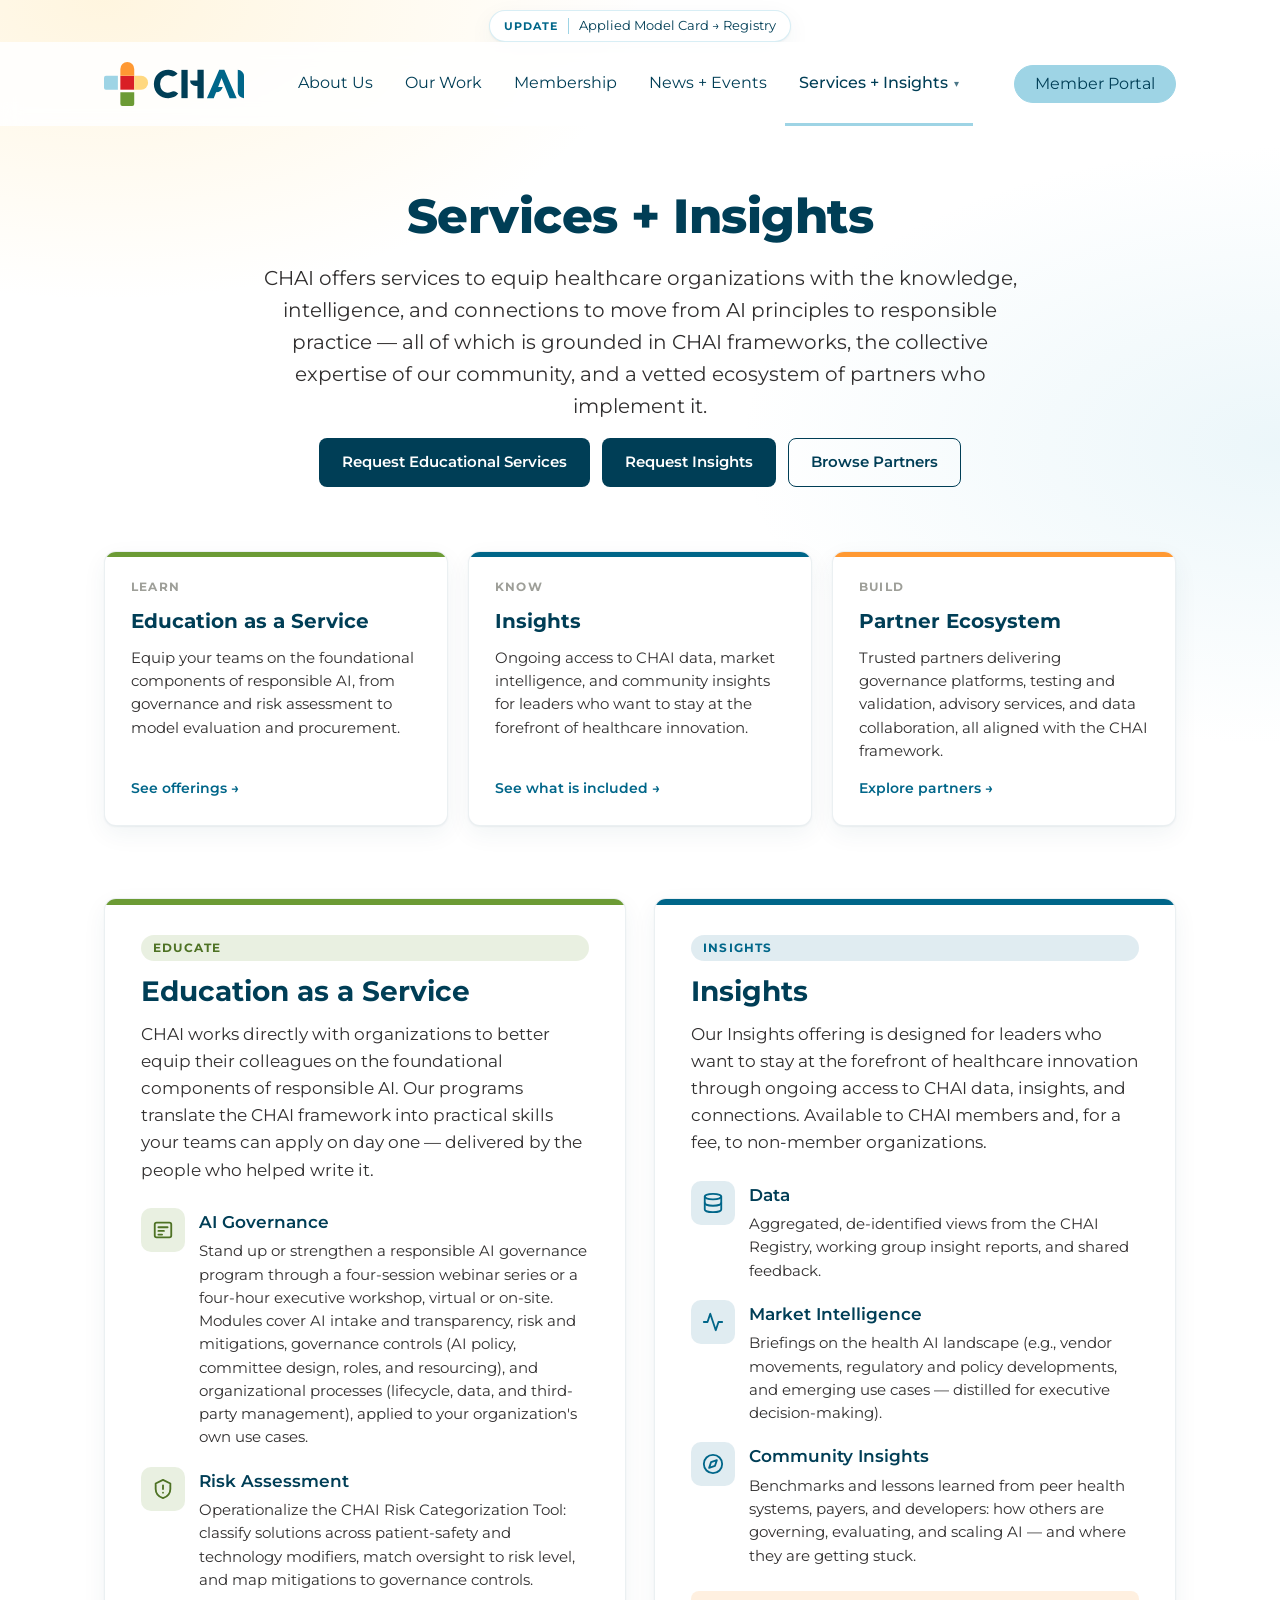
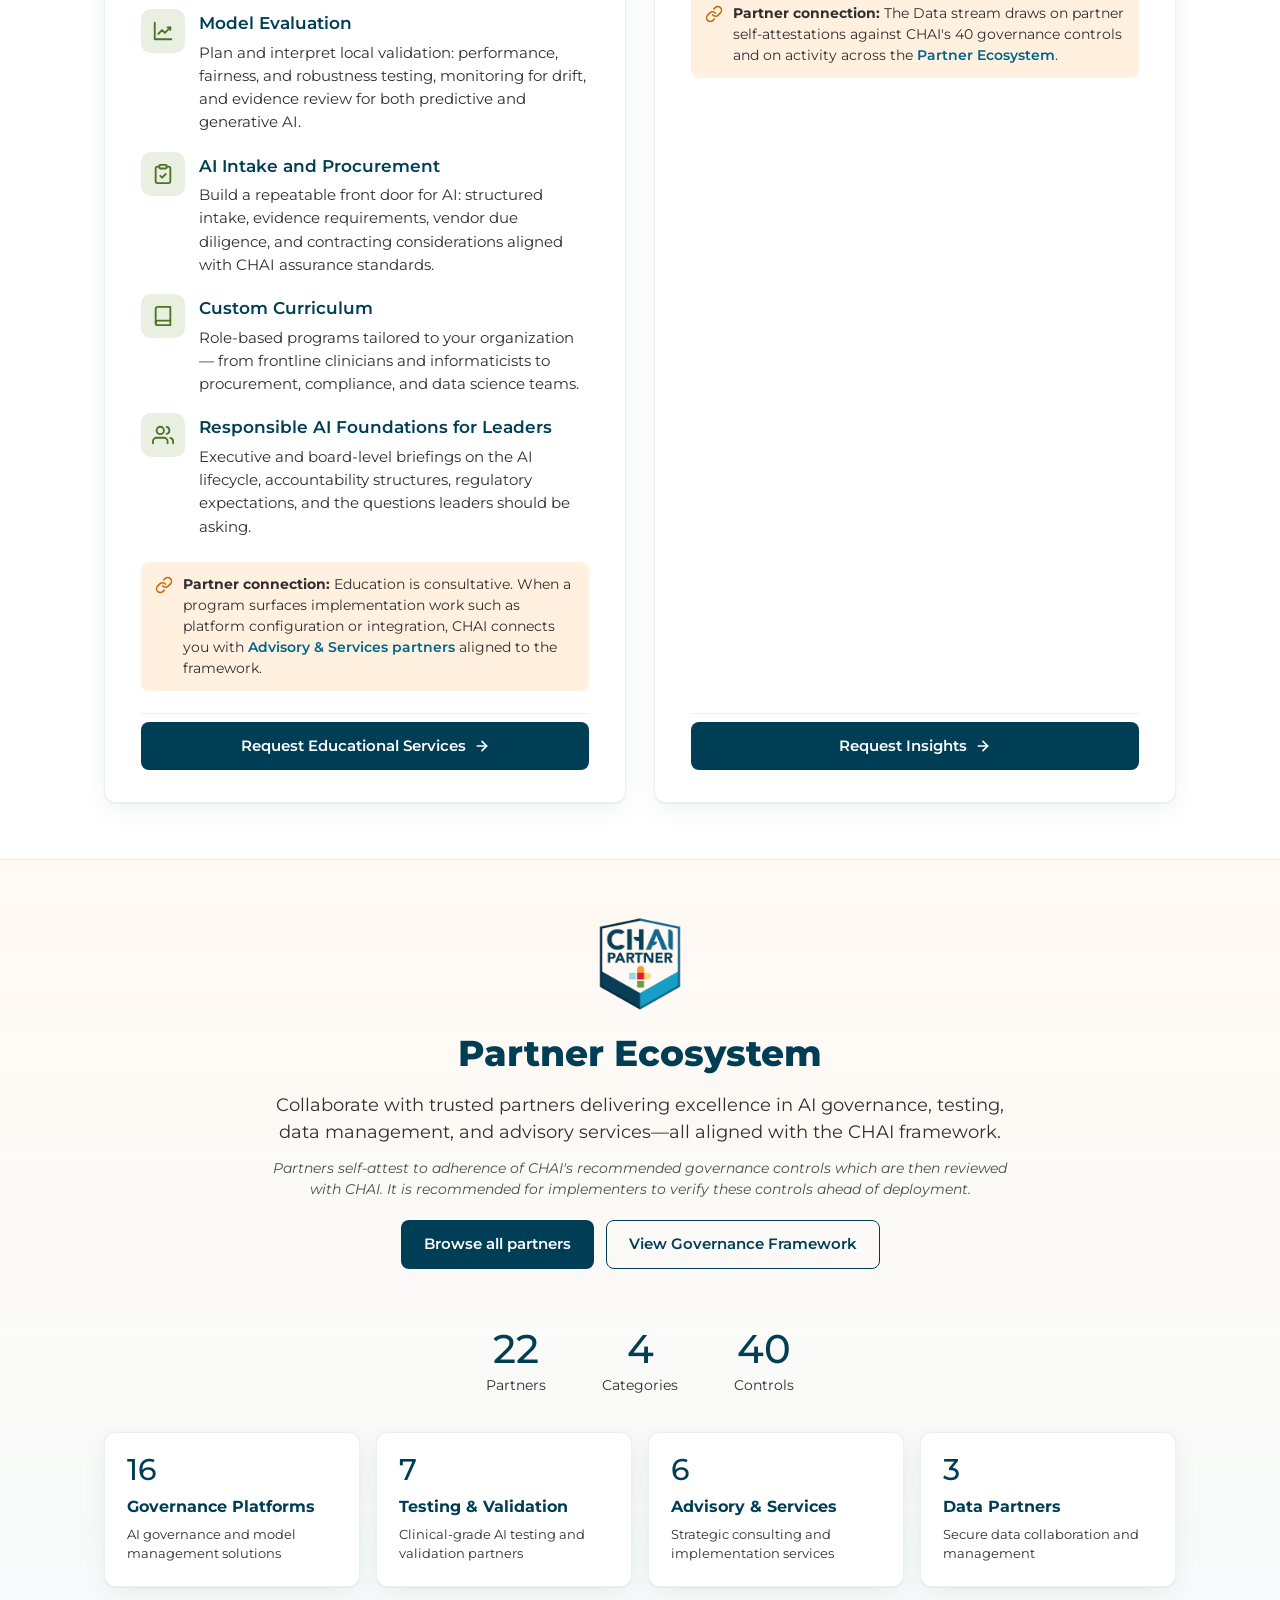
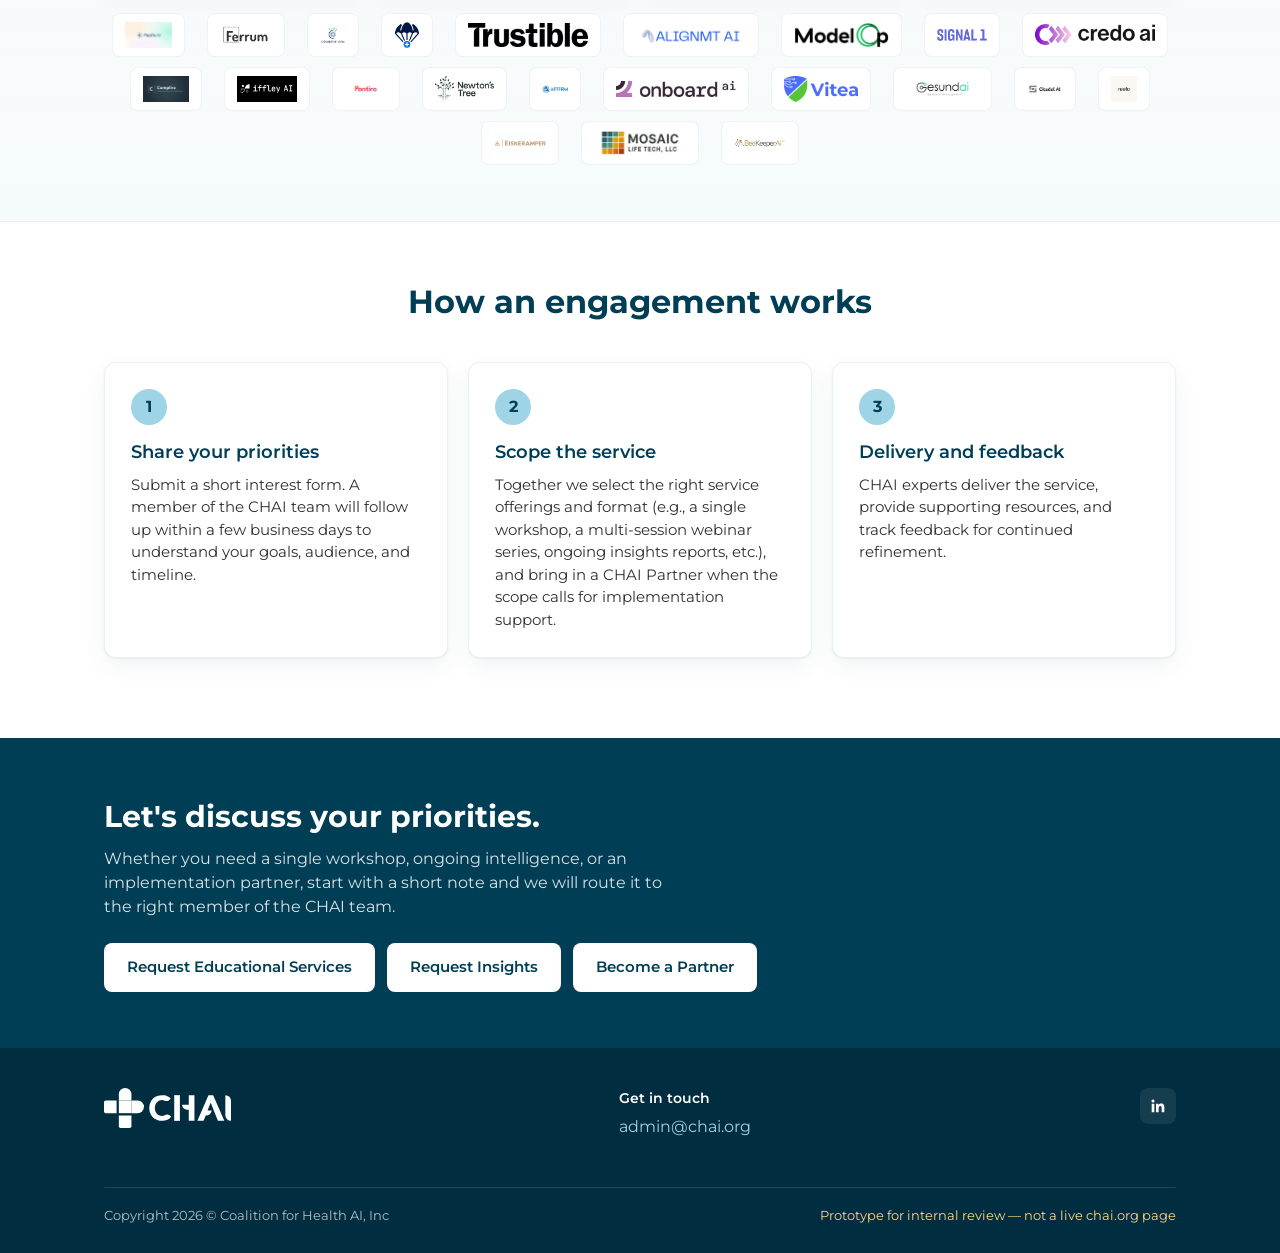
<file: index.html>
<!doctype html>
<html lang="en">
<head>
  <meta charset="utf-8">
  <meta name="viewport" content="width=device-width, initial-scale=1">
  <title>Services + Insights | CHAI</title>
  <meta name="description" content="CHAI Services + Insights: Education as a Service, Insights, and the CHAI Partner Ecosystem for healthcare organizations building responsible AI programs.">
  <link rel="icon" href="logo.svg" type="image/svg+xml">
  <link rel="preconnect" href="https://fonts.googleapis.com">
  <link rel="preconnect" href="https://fonts.gstatic.com" crossorigin>
  <link href="https://fonts.googleapis.com/css2?family=Montserrat:wght@400;500;600;700;800&display=swap" rel="stylesheet">
  <link rel="stylesheet" href="styles.css">
</head>
<body>

  <div class="announce">
    <a class="announce__pill" href="https://www.chai.org" target="_blank" rel="noopener"><span class="announce__tag">Update</span> Applied Model Card → Registry</a>
  </div>

  <header class="header">
    <div class="container nav">
      <a class="nav__logo" href="https://www.chai.org" aria-label="Coalition for Health AI home"><img src="logo.svg" alt="CHAI"></a>
      <nav aria-label="Primary">
        <ul class="nav__links" id="navLinks">
          <li><a href="https://www.chai.org/about-us">About Us</a></li>
          <li><a href="https://www.chai.org/our-work">Our Work</a></li>
          <li><a href="https://www.chai.org/membership">Membership</a></li>
          <li><a href="https://www.chai.org/news-events">News + Events</a></li>
          <li class="nav__item">
            <a href="index.html" class="is-active" aria-current="page" aria-haspopup="true">Services + Insights<span class="nav__caret" aria-hidden="true">&#9662;</span></a>
            <ul class="nav__menu" aria-label="Services + Insights">
              <li><a href="index.html#education" class="">Education as a Service</a></li>
              <li><a href="index.html#insights" class="">Insights</a></li>
              <li><a href="partners.html" class="">Partner Ecosystem</a></li>
            </ul>
          </li>
        </ul>
      </nav>
      <div class="nav__right">
        <a class="btn btn--pill" href="https://www.chai.org/member-portal">Member Portal</a>
        <button class="nav__toggle" id="navToggle" aria-expanded="false" aria-controls="navLinks">Menu</button>
      </div>
    </div>
  </header>

  <main>
    <!-- Hero -->
    <section class="hero container">
      <h1>Services + Insights</h1>
      <p class="hero__lead">CHAI offers services to equip healthcare organizations with the knowledge, intelligence, and connections to move from AI principles to responsible practice — all of which is grounded in CHAI frameworks, the collective expertise of our community, and a vetted ecosystem of partners who implement it.</p>
      <div class="hero__actions">
        <a class="btn btn--primary" href="request.html?service=education">Request Educational Services</a>
        <a class="btn btn--primary" href="request.html?service=insights">Request Insights</a>
        <a class="btn btn--outline" href="partners.html">Browse Partners</a>
      </div>
    </section>

    <!-- Three doors -->
    <section class="section" style="padding-top:24px">
      <div class="container">
        <div class="doors">
          <a class="door door--educate" href="#education">
            <span class="door__kicker">Learn</span>
            <h3>Education as a Service</h3>
            <p>Equip your teams on the foundational components of responsible AI, from governance and risk assessment to model evaluation and procurement.</p>
            <span class="door__link">See offerings &rarr;</span>
          </a>
          <a class="door door--insights" href="#insights">
            <span class="door__kicker">Know</span>
            <h3>Insights</h3>
            <p>Ongoing access to CHAI data, market intelligence, and community insights for leaders who want to stay at the forefront of healthcare innovation.</p>
            <span class="door__link">See what is included &rarr;</span>
          </a>
          <a class="door door--partners" href="#partners">
            <span class="door__kicker">Build</span>
            <h3>Partner Ecosystem</h3>
            <p>Trusted partners delivering governance platforms, testing and validation, advisory services, and data collaboration, all aligned with the CHAI framework.</p>
            <span class="door__link">Explore partners &rarr;</span>
          </a>
        </div>
      </div>
    </section>

    <!-- Two-column offerings -->
    <section class="section" style="padding-top:16px">
      <div class="container">
        <div class="offer-grid">

          <!-- LEFT: Education as a Service -->
          <article class="offer offer--educate" id="education">
            <span class="eyebrow eyebrow--educate">Educate</span>
            <h2>Education as a Service</h2>
            <p class="offer__intro">CHAI works directly with organizations to better equip their colleagues on the foundational components of responsible AI. Our programs translate the CHAI framework into practical skills your teams can apply on day one — delivered by the people who helped write it.</p>

            <ul class="offer__list">
              <li class="offer__item">
                <div class="offer__icon" aria-hidden="true">
                  <svg viewBox="0 0 24 24" fill="none" stroke="currentColor" stroke-width="2" stroke-linecap="round" stroke-linejoin="round"><rect x="3" y="4" width="18" height="16" rx="2"/><path d="M7 9h10"/><path d="M7 13h6"/><path d="M7 17h4"/></svg>
                </div>
                <div>
                  <h3>AI Governance</h3>
                  <p>Stand up or strengthen a responsible AI governance program through a four-session webinar series or a four-hour executive workshop, virtual or on-site. Modules cover AI intake and transparency, risk and mitigations, governance controls (AI policy, committee design, roles, and resourcing), and organizational processes (lifecycle, data, and third-party management), applied to your organization's own use cases.</p>
                </div>
              </li>
              <li class="offer__item">
                <div class="offer__icon" aria-hidden="true">
                  <svg viewBox="0 0 24 24" fill="none" stroke="currentColor" stroke-width="2" stroke-linecap="round" stroke-linejoin="round"><path d="M12 2l8 4v6c0 5-3.5 8.5-8 10-4.5-1.5-8-5-8-10V6l8-4z"/><path d="M12 8v4"/><path d="M12 16h.01"/></svg>
                </div>
                <div>
                  <h3>Risk Assessment</h3>
                  <p>Operationalize the CHAI Risk Categorization Tool: classify solutions across patient-safety and technology modifiers, match oversight to risk level, and map mitigations to governance controls.</p>
                </div>
              </li>
              <li class="offer__item">
                <div class="offer__icon" aria-hidden="true">
                  <svg viewBox="0 0 24 24" fill="none" stroke="currentColor" stroke-width="2" stroke-linecap="round" stroke-linejoin="round"><path d="M3 3v18h18"/><path d="M7 15l4-4 3 3 6-6"/><path d="M17 8h3v3"/></svg>
                </div>
                <div>
                  <h3>Model Evaluation</h3>
                  <p>Plan and interpret local validation: performance, fairness, and robustness testing, monitoring for drift, and evidence review for both predictive and generative AI.</p>
                </div>
              </li>
              <li class="offer__item">
                <div class="offer__icon" aria-hidden="true">
                  <svg viewBox="0 0 24 24" fill="none" stroke="currentColor" stroke-width="2" stroke-linecap="round" stroke-linejoin="round"><rect x="8" y="2" width="8" height="4" rx="1"/><path d="M16 4h2a2 2 0 0 1 2 2v14a2 2 0 0 1-2 2H6a2 2 0 0 1-2-2V6a2 2 0 0 1 2-2h2"/><path d="M9 14l2 2 4-4"/></svg>
                </div>
                <div>
                  <h3>AI Intake and Procurement</h3>
                  <p>Build a repeatable front door for AI: structured intake, evidence requirements, vendor due diligence, and contracting considerations aligned with CHAI assurance standards.</p>
                </div>
              </li>
              <li class="offer__item">
                <div class="offer__icon" aria-hidden="true">
                  <svg viewBox="0 0 24 24" fill="none" stroke="currentColor" stroke-width="2" stroke-linecap="round" stroke-linejoin="round"><path d="M4 19.5A2.5 2.5 0 0 1 6.5 17H20"/><path d="M6.5 2H20v20H6.5A2.5 2.5 0 0 1 4 19.5v-15A2.5 2.5 0 0 1 6.5 2z"/></svg>
                </div>
                <div>
                  <h3>Custom Curriculum</h3>
                  <p>Role-based programs tailored to your organization — from frontline clinicians and informaticists to procurement, compliance, and data science teams.</p>
                </div>
              </li>
              <li class="offer__item">
                <div class="offer__icon" aria-hidden="true">
                  <svg viewBox="0 0 24 24" fill="none" stroke="currentColor" stroke-width="2" stroke-linecap="round" stroke-linejoin="round"><path d="M17 21v-2a4 4 0 0 0-4-4H5a4 4 0 0 0-4 4v2"/><circle cx="9" cy="7" r="4"/><path d="M23 21v-2a4 4 0 0 0-3-3.87"/><path d="M16 3.13a4 4 0 0 1 0 7.75"/></svg>
                </div>
                <div>
                  <h3>Responsible AI Foundations for Leaders</h3>
                  <p>Executive and board-level briefings on the AI lifecycle, accountability structures, regulatory expectations, and the questions leaders should be asking.</p>
                </div>
              </li>
</ul>

            <p class="offer__partner"><svg viewBox="0 0 24 24" fill="none" stroke="currentColor" stroke-width="2" stroke-linecap="round" stroke-linejoin="round" aria-hidden="true"><path d="M10 13a5 5 0 0 0 7.54.54l3-3a5 5 0 0 0-7.07-7.07l-1.72 1.71"/><path d="M14 11a5 5 0 0 0-7.54-.54l-3 3a5 5 0 0 0 7.07 7.07l1.71-1.71"/></svg><span><strong>Partner connection:</strong> Education is consultative. When a program surfaces implementation work such as platform configuration or integration, CHAI connects you with <a href="partners.html#adv">Advisory &amp; Services partners</a> aligned to the framework.</span></p>
            <div class="offer__cta">
              <a class="btn btn--primary btn--block" href="request.html?service=education">Request Educational Services
                <svg viewBox="0 0 24 24" fill="none" stroke="currentColor" stroke-width="2.5" stroke-linecap="round" stroke-linejoin="round" aria-hidden="true"><path d="M5 12h14"/><path d="M12 5l7 7-7 7"/></svg>
              </a>
            </div>
          </article>

          <!-- RIGHT: Insights -->
          <article class="offer offer--insights" id="insights">
            <span class="eyebrow eyebrow--insights">Insights</span>
            <h2>Insights</h2>
            <p class="offer__intro">Our Insights offering is designed for leaders who want to stay at the forefront of healthcare innovation through ongoing access to CHAI data, insights, and connections. Available to CHAI members and, for a fee, to non-member organizations.</p>

            <ul class="offer__list">
              <li class="offer__item">
                <div class="offer__icon" aria-hidden="true">
                  <svg viewBox="0 0 24 24" fill="none" stroke="currentColor" stroke-width="2" stroke-linecap="round" stroke-linejoin="round"><ellipse cx="12" cy="5" rx="9" ry="3"/><path d="M21 12c0 1.66-4 3-9 3s-9-1.34-9-3"/><path d="M3 5v14c0 1.66 4 3 9 3s9-1.34 9-3V5"/></svg>
                </div>
                <div>
                  <h3>Data</h3>
                  <p>Aggregated, de-identified views from the CHAI Registry, working group insight reports, and shared feedback.</p>
                </div>
              </li>
              <li class="offer__item">
                <div class="offer__icon" aria-hidden="true">
                  <svg viewBox="0 0 24 24" fill="none" stroke="currentColor" stroke-width="2" stroke-linecap="round" stroke-linejoin="round"><path d="M22 12h-4l-3 9L9 3l-3 9H2"/></svg>
                </div>
                <div>
                  <h3>Market Intelligence</h3>
                  <p>Briefings on the health AI landscape (e.g., vendor movements, regulatory and policy developments, and emerging use cases — distilled for executive decision-making).</p>
                </div>
              </li>
              <li class="offer__item">
                <div class="offer__icon" aria-hidden="true">
                  <svg viewBox="0 0 24 24" fill="none" stroke="currentColor" stroke-width="2" stroke-linecap="round" stroke-linejoin="round"><circle cx="12" cy="12" r="10"/><path d="M16.2 7.8l-2.1 6.3-6.3 2.1 2.1-6.3z"/></svg>
                </div>
                <div>
                  <h3>Community Insights</h3>
                  <p>Benchmarks and lessons learned from peer health systems, payers, and developers: how others are governing, evaluating, and scaling AI — and where they are getting stuck.</p>
                </div>
              </li>
            </ul>

            <p class="offer__partner"><svg viewBox="0 0 24 24" fill="none" stroke="currentColor" stroke-width="2" stroke-linecap="round" stroke-linejoin="round" aria-hidden="true"><path d="M10 13a5 5 0 0 0 7.54.54l3-3a5 5 0 0 0-7.07-7.07l-1.72 1.71"/><path d="M14 11a5 5 0 0 0-7.54-.54l-3 3a5 5 0 0 0 7.07 7.07l1.71-1.71"/></svg><span><strong>Partner connection:</strong> The Data stream draws on partner self-attestations against CHAI's 40 governance controls and on activity across the <a href="partners.html">Partner Ecosystem</a>.</span></p>
            <div class="offer__cta">
              <a class="btn btn--primary btn--block" href="request.html?service=insights">Request Insights
                <svg viewBox="0 0 24 24" fill="none" stroke="currentColor" stroke-width="2.5" stroke-linecap="round" stroke-linejoin="round" aria-hidden="true"><path d="M5 12h14"/><path d="M12 5l7 7-7 7"/></svg>
              </a>
            </div>
          </article>

        </div>
      </div>
    </section>

    <!-- Partner Ecosystem -->
    <section class="section eco" id="partners">
      <div class="container">
        <div class="eco__head">
          <img class="eco__badge" src="partners/chai-partner-badge.png" alt="CHAI Partner">
          <h2>Partner Ecosystem</h2>
          <p class="lead">Collaborate with trusted partners delivering excellence in AI governance, testing, data management, and advisory services—all aligned with the CHAI framework.</p>
          <p class="eco__disclaimer">Partners self-attest to adherence of CHAI's recommended governance controls which are then reviewed with CHAI. It is recommended for implementers to verify these controls ahead of deployment.</p>
          <div class="eco__actions">
            <a class="btn btn--primary" href="partners.html">Browse all partners</a>
            <a class="btn btn--outline" href="https://www.chai.org/our-work" target="_blank" rel="noopener">View Governance Framework</a>
          </div>
        </div>
        <div class="stats" aria-label="Partner ecosystem at a glance">
          <div class="stat"><div class="stat__num" id="statPartners">22</div><div class="stat__label">Partners</div></div>
          <div class="stat"><div class="stat__num">4</div><div class="stat__label">Categories</div></div>
          <div class="stat"><div class="stat__num">40</div><div class="stat__label">Controls</div></div>
        </div>
        <div class="cats" id="catTiles"></div>
        <ul class="eco__logos" id="ecoLogos" aria-label="CHAI Partners"></ul>
      </div>
    </section>

    <section class="section">
      <div class="container">
        <div class="section__head">
          <h2>How an engagement works</h2>
        </div>
        <div class="steps">
          <div class="step">
            <div class="step__num">1</div>
            <h3>Share your priorities</h3>
            <p>Submit a short interest form. A member of the CHAI team will follow up within a few business days to understand your goals, audience, and timeline.</p>
          </div>
          <div class="step">
            <div class="step__num">2</div>
            <h3>Scope the service</h3>
            <p>Together we select the right service offerings and format (e.g., a single workshop, a multi-session webinar series, ongoing insights reports, etc.), and bring in a CHAI Partner when the scope calls for implementation support.</p>
          </div>
          <div class="step">
            <div class="step__num">3</div>
            <h3>Delivery and feedback</h3>
            <p>CHAI experts deliver the service, provide supporting resources, and track feedback for continued refinement.</p>
          </div>
        </div>
      </div>
    </section>

    <!-- Contact band -->
    <section class="band">
      <div class="container">
        <div>
          <h2>Let's discuss your priorities.</h2>
          <p>Whether you need a single workshop, ongoing intelligence, or an implementation partner, start with a short note and we will route it to the right member of the CHAI team.</p>
        </div>
        <div class="band__actions">
          <a class="btn btn--light" href="request.html?service=education">Request Educational Services</a>
          <a class="btn btn--light" href="request.html?service=insights">Request Insights</a>
          <a class="btn btn--light" href="request.html?service=partner-join">Become a Partner</a>
        </div>
      </div>
    </section>
  </main>

  <footer class="footer">
    <div class="container">
      <div class="footer__logo"><img src="logo.svg" alt="Coalition for Health AI"></div>
      <div>
        <h4>Get in touch</h4>
        <a href="mailto:admin@chai.org">admin@chai.org</a>
      </div>
      <div class="footer__social">
        <a href="https://www.linkedin.com/company/coalition-for-health-ai" target="_blank" rel="noopener" aria-label="CHAI on LinkedIn">
          <svg viewBox="0 0 24 24" fill="currentColor" aria-hidden="true"><path d="M20.45 20.45h-3.55v-5.57c0-1.33-.03-3.04-1.85-3.04-1.85 0-2.14 1.45-2.14 2.94v5.67H9.36V9h3.41v1.56h.05c.47-.9 1.63-1.85 3.36-1.85 3.6 0 4.27 2.37 4.27 5.45v6.29zM5.34 7.43a2.06 2.06 0 1 1 0-4.12 2.06 2.06 0 0 1 0 4.12zM7.12 20.45H3.56V9h3.56v11.45z"/></svg>
        </a>
      </div>
      <div class="footer__copy">
        <span>Copyright 2026 © Coalition for Health AI, Inc</span>
        <span class="footer__proto">Prototype for internal review — not a live chai.org page</span>
      </div>
    </div>
  </footer>

  <script src="partners-data.js"></script>
  <script src="app.js"></script>
</body>
</html>
</file>
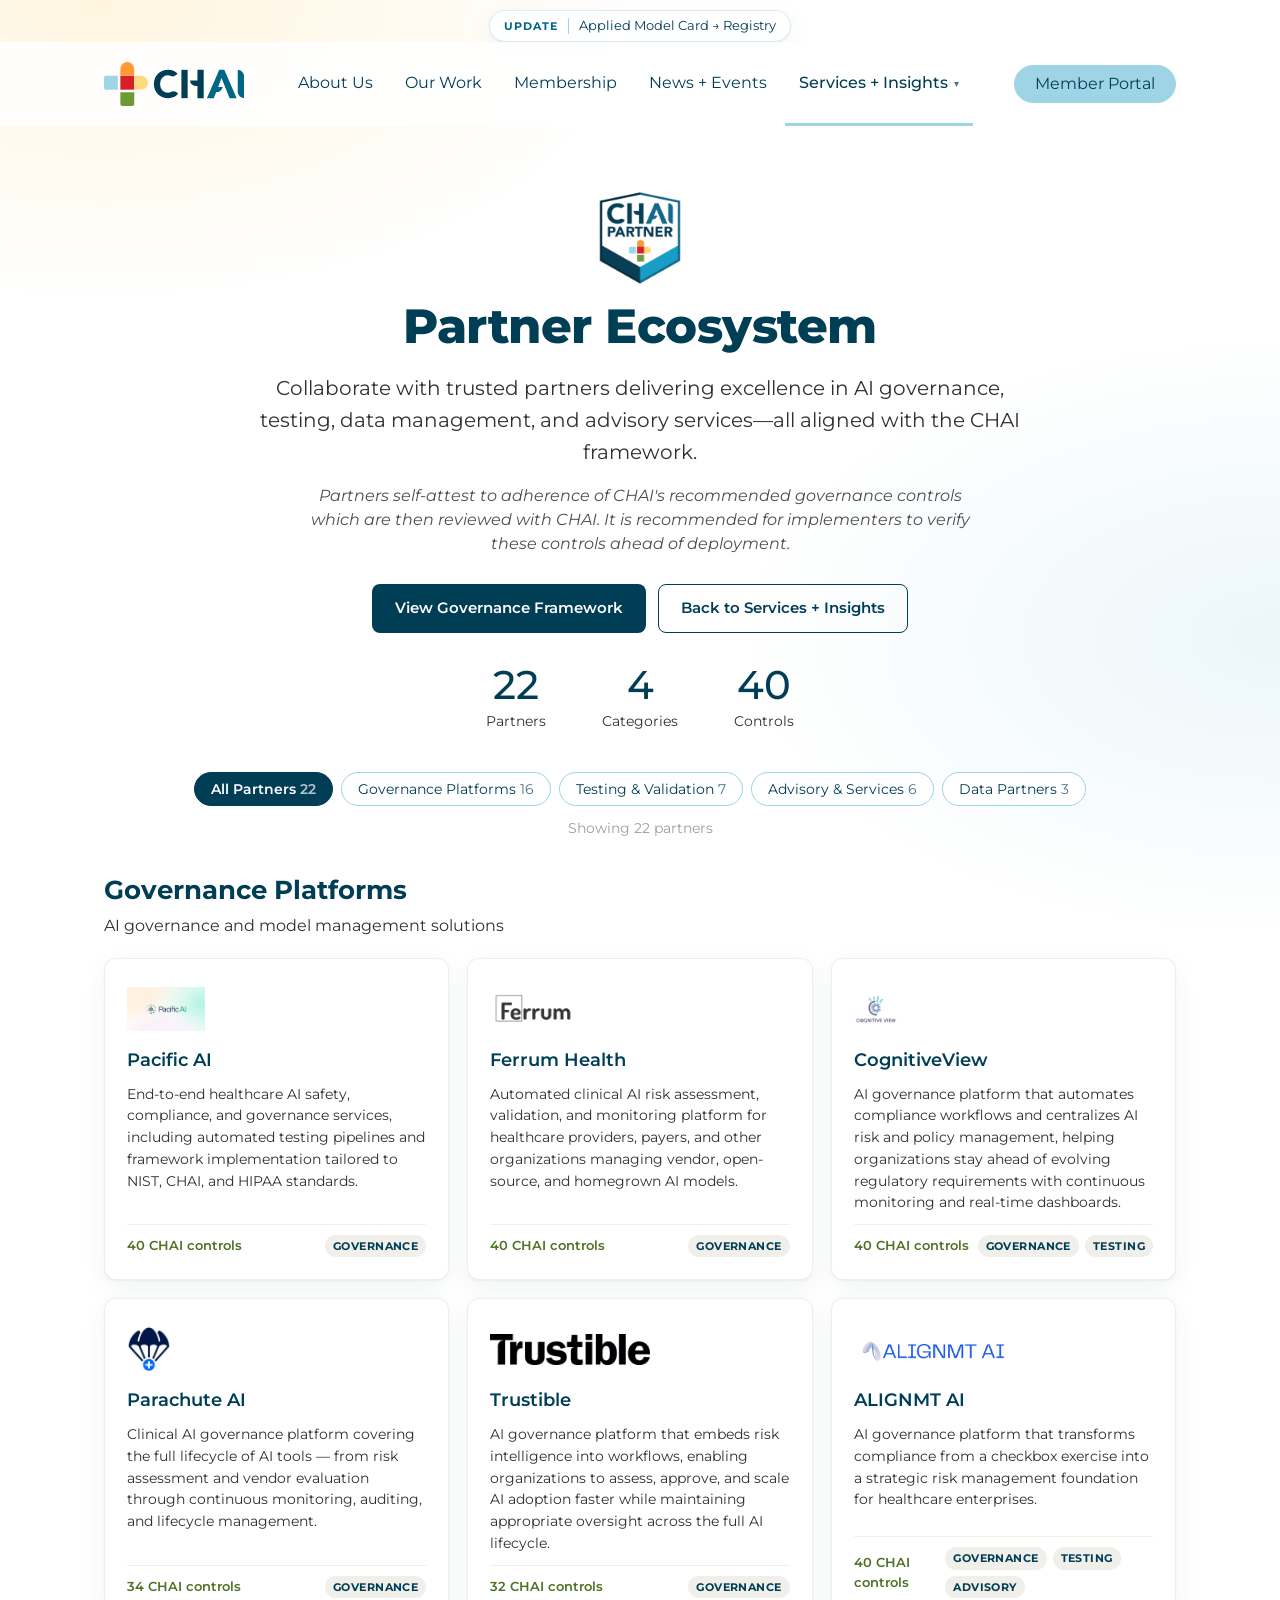
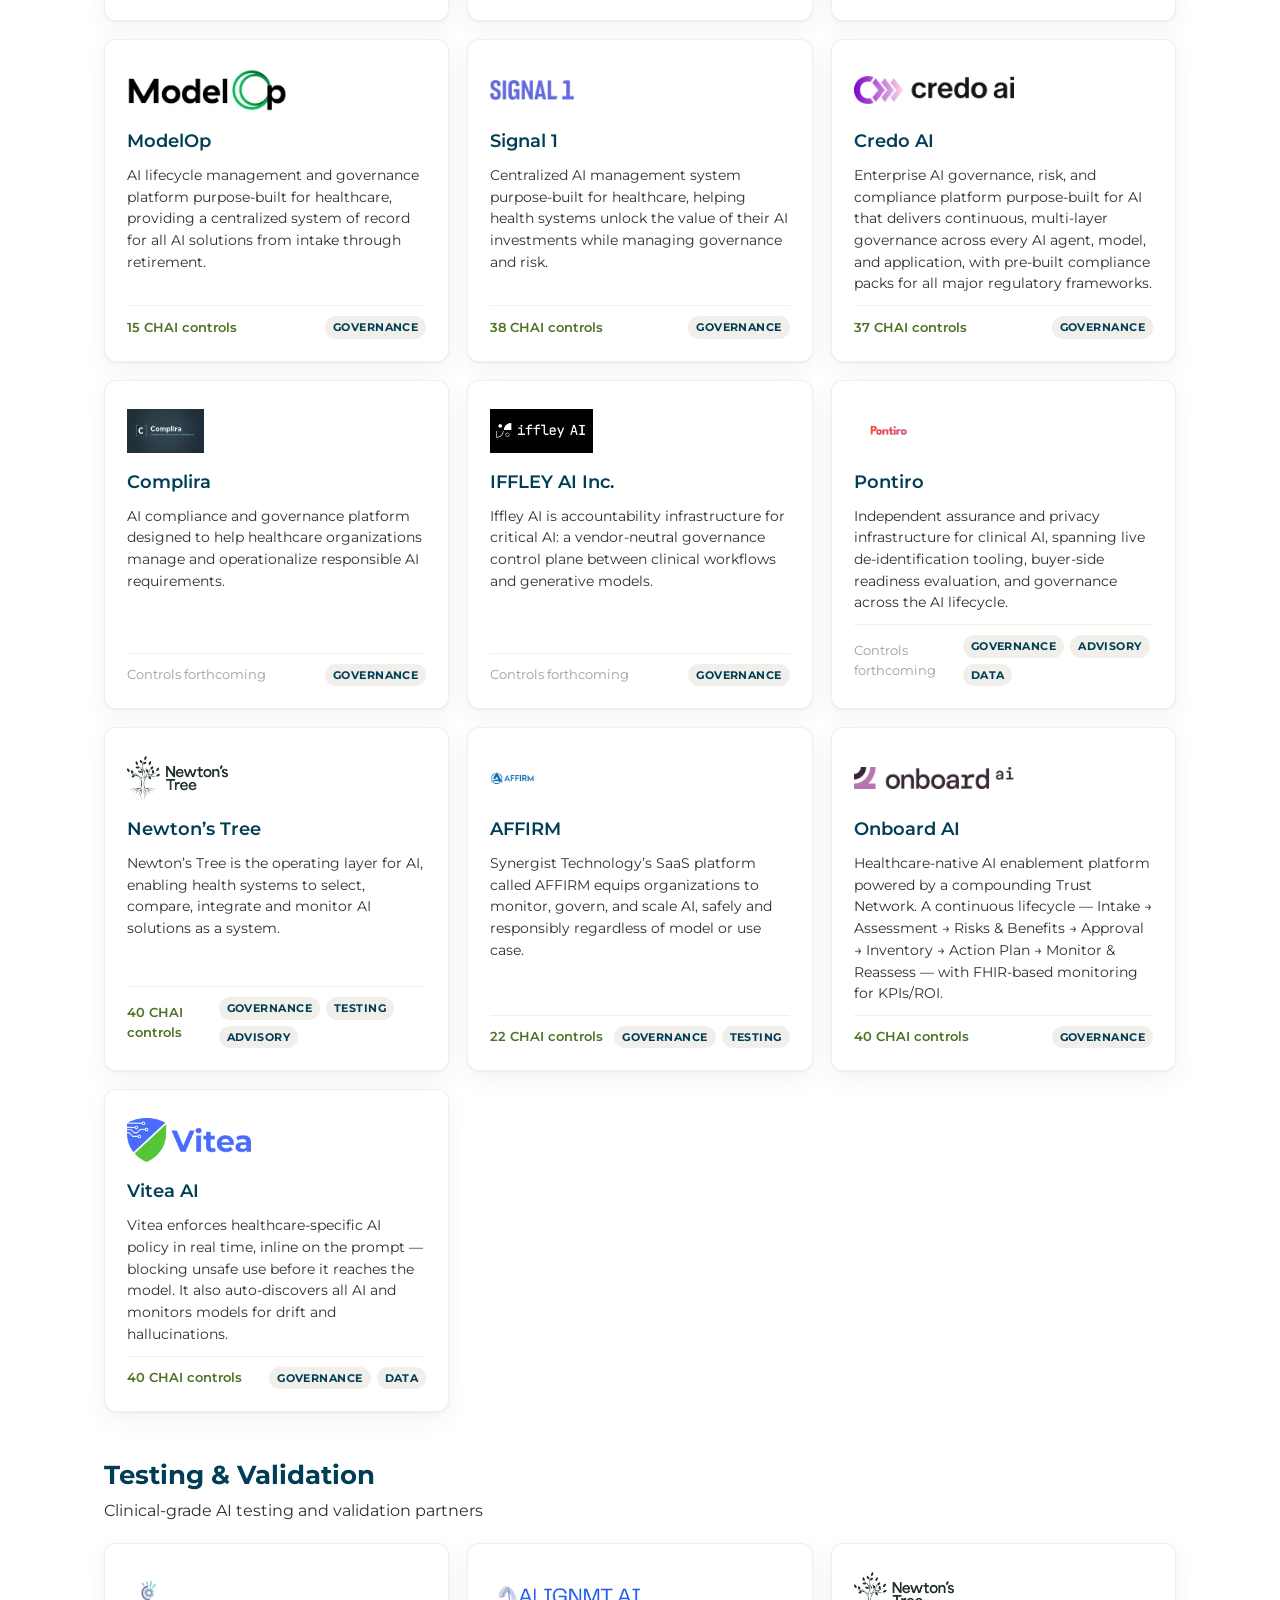
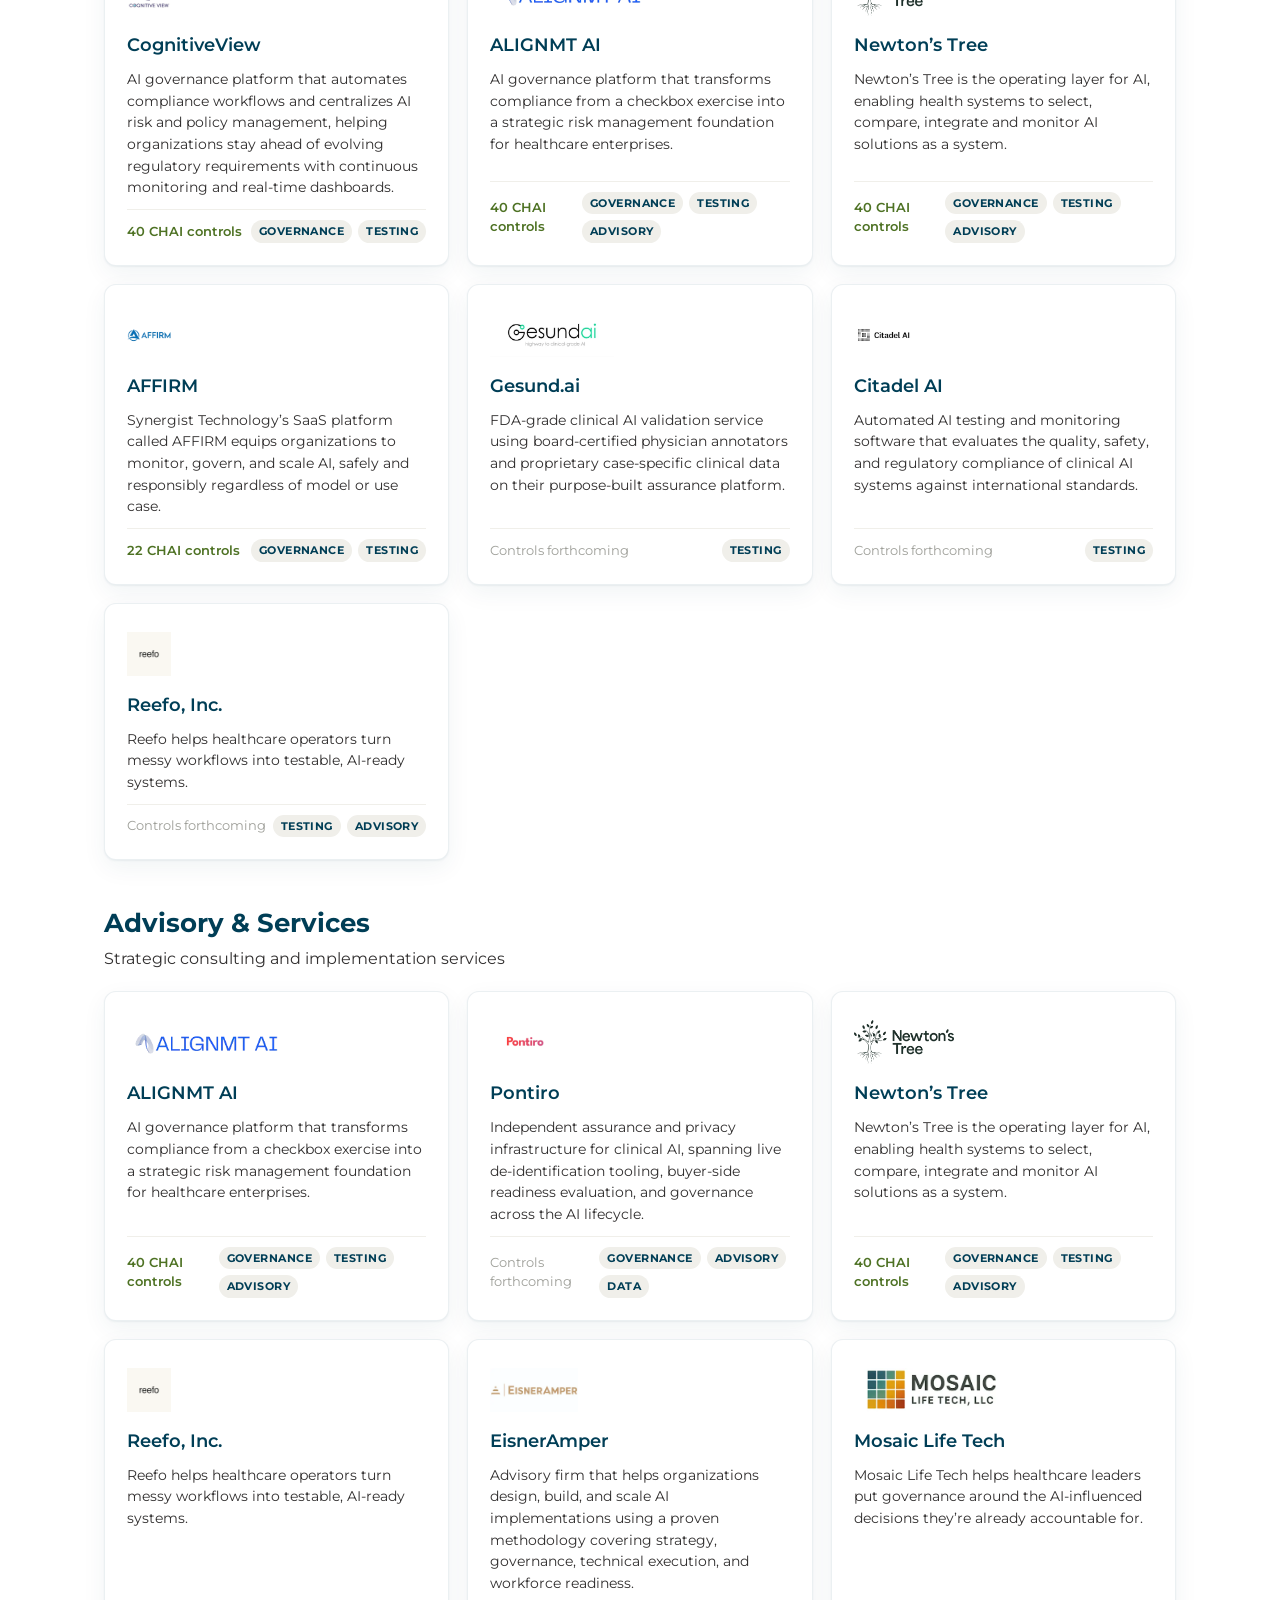
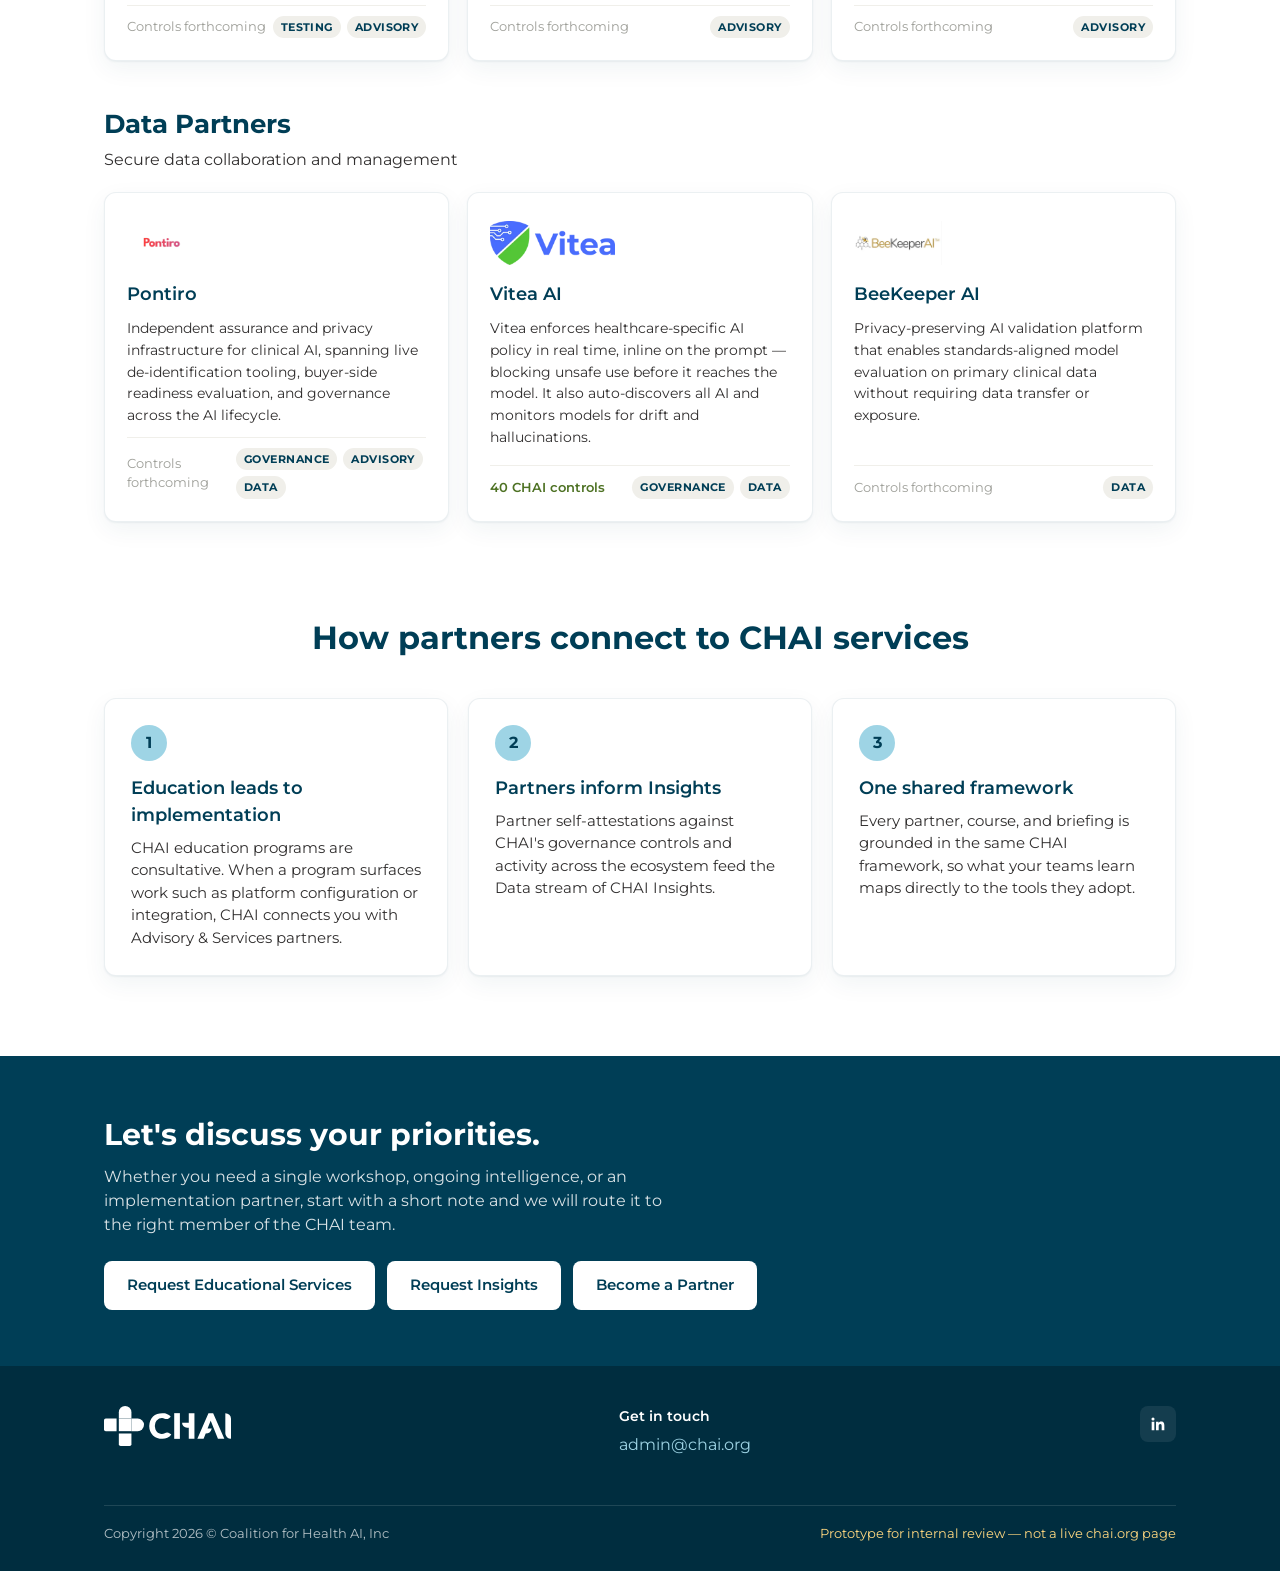
<file: partners.html>
<!doctype html>
<html lang="en">
<head>
  <meta charset="utf-8">
  <meta name="viewport" content="width=device-width, initial-scale=1">
  <title>Partner Ecosystem | CHAI</title>
  <meta name="description" content="The CHAI Partner Ecosystem: governance platforms, testing and validation, advisory services, and data partners aligned with the CHAI framework.">
  <link rel="icon" href="logo.svg" type="image/svg+xml">
  <link rel="preconnect" href="https://fonts.googleapis.com">
  <link rel="preconnect" href="https://fonts.gstatic.com" crossorigin>
  <link href="https://fonts.googleapis.com/css2?family=Montserrat:wght@400;500;600;700;800&display=swap" rel="stylesheet">
  <link rel="stylesheet" href="styles.css">
</head>
<body>

  <div class="announce">
    <a class="announce__pill" href="https://www.chai.org" target="_blank" rel="noopener"><span class="announce__tag">Update</span> Applied Model Card → Registry</a>
  </div>

  <header class="header">
    <div class="container nav">
      <a class="nav__logo" href="https://www.chai.org" aria-label="Coalition for Health AI home"><img src="logo.svg" alt="CHAI"></a>
      <nav aria-label="Primary">
        <ul class="nav__links" id="navLinks">
          <li><a href="https://www.chai.org/about-us">About Us</a></li>
          <li><a href="https://www.chai.org/our-work">Our Work</a></li>
          <li><a href="https://www.chai.org/membership">Membership</a></li>
          <li><a href="https://www.chai.org/news-events">News + Events</a></li>
          <li class="nav__item">
            <a href="index.html" class="is-active" aria-current="page" aria-haspopup="true">Services + Insights<span class="nav__caret" aria-hidden="true">&#9662;</span></a>
            <ul class="nav__menu" aria-label="Services + Insights">
              <li><a href="index.html#education" class="">Education as a Service</a></li>
              <li><a href="index.html#insights" class="">Insights</a></li>
              <li><a href="partners.html" class="is-current">Partner Ecosystem</a></li>
            </ul>
          </li>
        </ul>
      </nav>
      <div class="nav__right">
        <a class="btn btn--pill" href="https://www.chai.org/member-portal">Member Portal</a>
        <button class="nav__toggle" id="navToggle" aria-expanded="false" aria-controls="navLinks">Menu</button>
      </div>
    </div>
  </header>

  <main>
    <section class="hero container" style="padding-bottom:16px">
      <img class="eco__badge" src="partners/chai-partner-badge.png" alt="CHAI Partner">
      <h1>Partner Ecosystem</h1>
      <p class="hero__lead">Collaborate with trusted partners delivering excellence in AI governance, testing, data management, and advisory services—all aligned with the CHAI framework.</p>
      <p class="hero__note">Partners self-attest to adherence of CHAI's recommended governance controls which are then reviewed with CHAI. It is recommended for implementers to verify these controls ahead of deployment.</p>
      <div class="hero__actions">
        <a class="btn btn--primary" href="https://www.chai.org/our-work" target="_blank" rel="noopener">View Governance Framework</a>
        <a class="btn btn--outline" href="index.html">Back to Services + Insights</a>
      </div>
      <div class="stats" aria-label="Partner ecosystem at a glance">
        <div class="stat"><div class="stat__num">22</div><div class="stat__label">Partners</div></div>
        <div class="stat"><div class="stat__num">4</div><div class="stat__label">Categories</div></div>
        <div class="stat"><div class="stat__num">40</div><div class="stat__label">Controls</div></div>
      </div>
    </section>

    <section class="section" style="padding-top:8px">
      <div class="container">
        <div class="filters" id="filters" aria-label="Filter partners by category"></div>
        <p class="dir-count" id="dirCount"></p>
        <div id="directory"></div>
      </div>
    </section>

    <section class="section" style="padding-top:0">
      <div class="container">
        <div class="section__head">
          <h2>How partners connect to CHAI services</h2>
        </div>
        <div class="steps">
          <div class="step">
            <div class="step__num">1</div>
            <h3>Education leads to implementation</h3>
            <p>CHAI education programs are consultative. When a program surfaces work such as platform configuration or integration, CHAI connects you with Advisory &amp; Services partners.</p>
          </div>
          <div class="step">
            <div class="step__num">2</div>
            <h3>Partners inform Insights</h3>
            <p>Partner self-attestations against CHAI's governance controls and activity across the ecosystem feed the Data stream of CHAI Insights.</p>
          </div>
          <div class="step">
            <div class="step__num">3</div>
            <h3>One shared framework</h3>
            <p>Every partner, course, and briefing is grounded in the same CHAI framework, so what your teams learn maps directly to the tools they adopt.</p>
          </div>
        </div>
      </div>
    </section>

    <!-- Contact band -->
    <section class="band">
      <div class="container">
        <div>
          <h2>Let's discuss your priorities.</h2>
          <p>Whether you need a single workshop, ongoing intelligence, or an implementation partner, start with a short note and we will route it to the right member of the CHAI team.</p>
        </div>
        <div class="band__actions">
          <a class="btn btn--light" href="request.html?service=education">Request Educational Services</a>
          <a class="btn btn--light" href="request.html?service=insights">Request Insights</a>
          <a class="btn btn--light" href="request.html?service=partner-join">Become a Partner</a>
        </div>
      </div>
    </section>
  </main>

  <footer class="footer">
    <div class="container">
      <div class="footer__logo"><img src="logo.svg" alt="Coalition for Health AI"></div>
      <div>
        <h4>Get in touch</h4>
        <a href="mailto:admin@chai.org">admin@chai.org</a>
      </div>
      <div class="footer__social">
        <a href="https://www.linkedin.com/company/coalition-for-health-ai" target="_blank" rel="noopener" aria-label="CHAI on LinkedIn">
          <svg viewBox="0 0 24 24" fill="currentColor" aria-hidden="true"><path d="M20.45 20.45h-3.55v-5.57c0-1.33-.03-3.04-1.85-3.04-1.85 0-2.14 1.45-2.14 2.94v5.67H9.36V9h3.41v1.56h.05c.47-.9 1.63-1.85 3.36-1.85 3.6 0 4.27 2.37 4.27 5.45v6.29zM5.34 7.43a2.06 2.06 0 1 1 0-4.12 2.06 2.06 0 0 1 0 4.12zM7.12 20.45H3.56V9h3.56v11.45z"/></svg>
        </a>
      </div>
      <div class="footer__copy">
        <span>Copyright 2026 © Coalition for Health AI, Inc</span>
        <span class="footer__proto">Prototype for internal review — not a live chai.org page</span>
      </div>
    </div>
  </footer>

  <script src="partners-data.js"></script>
  <script src="app.js"></script>
</body>
</html>
</file>
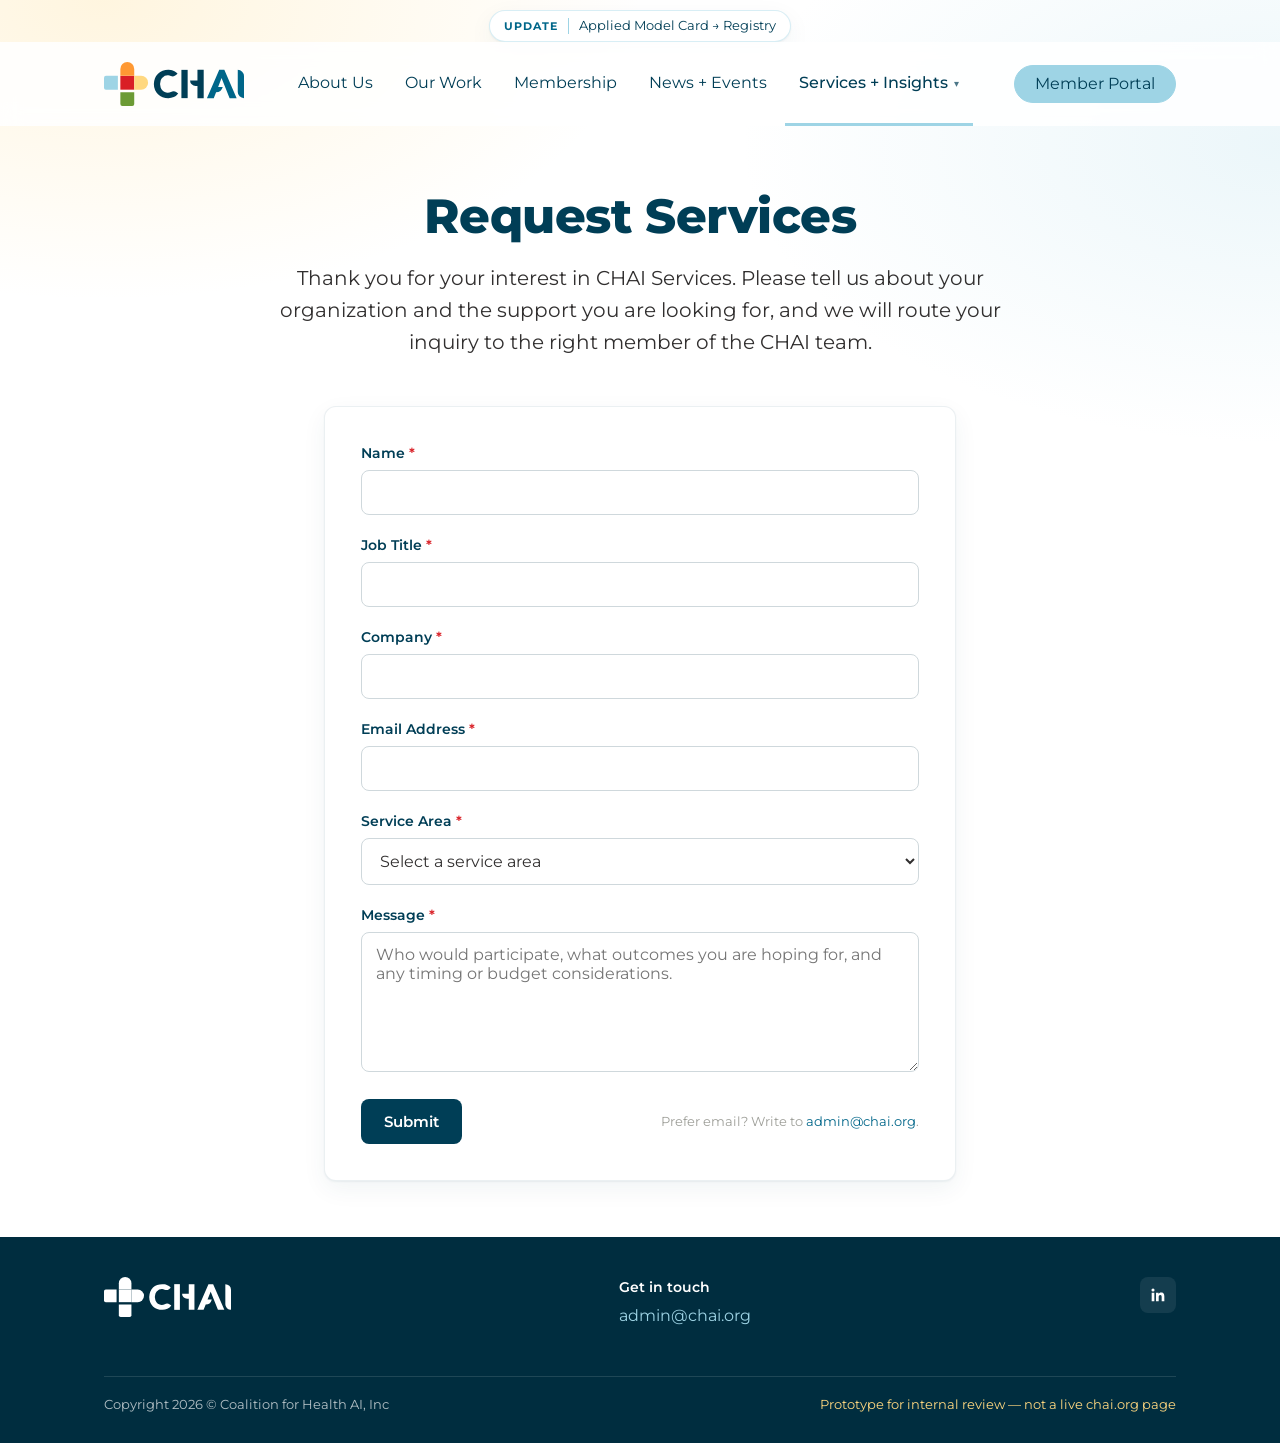
<file: request.html>
<!doctype html>
<html lang="en">
<head>
  <meta charset="utf-8">
  <meta name="viewport" content="width=device-width, initial-scale=1">
  <title>Request Services | CHAI</title>
  <meta name="description" content="Tell CHAI about your organization and the educational or insights support you are looking for.">
  <link rel="icon" href="logo.svg" type="image/svg+xml">
  <link rel="preconnect" href="https://fonts.googleapis.com">
  <link rel="preconnect" href="https://fonts.gstatic.com" crossorigin>
  <link href="https://fonts.googleapis.com/css2?family=Montserrat:wght@400;500;600;700;800&display=swap" rel="stylesheet">
  <link rel="stylesheet" href="styles.css">
</head>
<body>

  <div class="announce">
    <a class="announce__pill" href="https://www.chai.org" target="_blank" rel="noopener"><span class="announce__tag">Update</span> Applied Model Card → Registry</a>
  </div>

  <header class="header">
    <div class="container nav">
      <a class="nav__logo" href="https://www.chai.org" aria-label="Coalition for Health AI home"><img src="logo.svg" alt="CHAI"></a>
      <nav aria-label="Primary">
        <ul class="nav__links" id="navLinks">
          <li><a href="https://www.chai.org/about-us">About Us</a></li>
          <li><a href="https://www.chai.org/our-work">Our Work</a></li>
          <li><a href="https://www.chai.org/membership">Membership</a></li>
          <li><a href="https://www.chai.org/news-events">News + Events</a></li>
          <li class="nav__item">
            <a href="index.html" class="is-active" aria-current="page" aria-haspopup="true">Services + Insights<span class="nav__caret" aria-hidden="true">&#9662;</span></a>
            <ul class="nav__menu" aria-label="Services + Insights">
              <li><a href="index.html#education" class="">Education as a Service</a></li>
              <li><a href="index.html#insights" class="">Insights</a></li>
              <li><a href="partners.html" class="">Partner Ecosystem</a></li>
            </ul>
          </li>
        </ul>
      </nav>
      <div class="nav__right">
        <a class="btn btn--pill" href="https://www.chai.org/member-portal">Member Portal</a>
        <button class="nav__toggle" id="navToggle" aria-expanded="false" aria-controls="navLinks">Menu</button>
      </div>
    </div>
  </header>

  <main>
    <section class="hero container" style="padding-bottom:24px">
      <h1 id="formTitle">Request Services</h1>
      <p class="hero__lead" id="formLead">Thank you for your interest in CHAI Services. Please tell us about your organization and the support you are looking for, and we will route your inquiry to the right member of the CHAI team.</p>
    </section>

    <section class="section" style="padding-top:8px">
      <div class="container form-wrap">

        <div class="form-card" id="formCard">
          <form id="requestForm" novalidate>
            <div class="field">
              <label for="name">Name <span class="req" aria-hidden="true">*</span></label>
              <input id="name" name="name" type="text" autocomplete="name" required>
              <div class="field__error">Please enter your name.</div>
            </div>
            <div class="field">
              <label for="jobTitle">Job Title <span class="req" aria-hidden="true">*</span></label>
              <input id="jobTitle" name="jobTitle" type="text" autocomplete="organization-title" required>
              <div class="field__error">Please enter your job title.</div>
            </div>
            <div class="field">
              <label for="company">Company <span class="req" aria-hidden="true">*</span></label>
              <input id="company" name="company" type="text" autocomplete="organization" required>
              <div class="field__error">Please enter your organization.</div>
            </div>
            <div class="field">
              <label for="email">Email Address <span class="req" aria-hidden="true">*</span></label>
              <input id="email" name="email" type="email" autocomplete="email" required>
              <div class="field__error" id="emailError">Please enter a valid email address.</div>
            </div>
            <div class="field">
              <label for="service">Service Area <span class="req" aria-hidden="true">*</span></label>
              <select id="service" name="service" required>
                <option value="" disabled selected hidden>Select a service area</option>
                <optgroup label="Education as a Service">
                  <option value="ai-governance">AI Governance</option>
                  <option value="risk">Risk Assessment</option>
                  <option value="evaluation">Model Evaluation</option>
                  <option value="intake">AI Intake and Procurement</option>
                  <option value="custom">Custom Curriculum</option>
                  <option value="leaders">Responsible AI Foundations for Leaders</option>
                </optgroup>
                <optgroup label="Insights">
                  <option value="insights">Insights (data, market intelligence, community)</option>
                </optgroup>
                <optgroup label="Partner Ecosystem">
                  <option value="partner-find">Find a CHAI Partner</option>
                  <option value="partner-join">Become a CHAI Partner</option>
                </optgroup>
              </select>
              <div class="field__error">Please choose a service area.</div>
            </div>
            <div class="field">
              <label for="message">Message <span class="req" aria-hidden="true">*</span></label>
              <textarea id="message" name="message" required placeholder="Who would participate, what outcomes you are hoping for, and any timing or budget considerations."></textarea>
              <div class="field__error">Please tell us a little about what you need.</div>
            </div>
            <div class="form-foot">
              <button class="btn btn--primary" type="submit">Submit</button>
              <small>Prefer email? Write to <a href="mailto:admin@chai.org">admin@chai.org</a>.</small>
            </div>
          </form>
        </div>

        <div class="form-card success" id="successCard" aria-live="polite">
          <div class="success__icon">
            <svg viewBox="0 0 24 24" fill="none" stroke="currentColor" stroke-width="2.5" stroke-linecap="round" stroke-linejoin="round" aria-hidden="true"><path d="M20 6L9 17l-5-5"/></svg>
          </div>
          <h2>Thank you — we have your request.</h2>
          <p>A member of the CHAI team will reach out within a few business days. Here is what you shared:</p>
          <dl class="summary" id="summary"></dl>
          <div class="hero__actions">
            <a class="btn btn--primary" id="emailLink" href="#">Also send as email</a>
            <a class="btn btn--outline" href="index.html">Back to Services</a>
          </div>
        </div>

      </div>
    </section>
  </main>

  <footer class="footer">
    <div class="container">
      <div class="footer__logo"><img src="logo.svg" alt="Coalition for Health AI"></div>
      <div>
        <h4>Get in touch</h4>
        <a href="mailto:admin@chai.org">admin@chai.org</a>
      </div>
      <div class="footer__social">
        <a href="https://www.linkedin.com/company/coalition-for-health-ai" target="_blank" rel="noopener" aria-label="CHAI on LinkedIn">
          <svg viewBox="0 0 24 24" fill="currentColor" aria-hidden="true"><path d="M20.45 20.45h-3.55v-5.57c0-1.33-.03-3.04-1.85-3.04-1.85 0-2.14 1.45-2.14 2.94v5.67H9.36V9h3.41v1.56h.05c.47-.9 1.63-1.85 3.36-1.85 3.6 0 4.27 2.37 4.27 5.45v6.29zM5.34 7.43a2.06 2.06 0 1 1 0-4.12 2.06 2.06 0 0 1 0 4.12zM7.12 20.45H3.56V9h3.56v11.45z"/></svg>
        </a>
      </div>
      <div class="footer__copy">
        <span>Copyright 2026 © Coalition for Health AI, Inc</span>
        <span class="footer__proto">Prototype for internal review — not a live chai.org page</span>
      </div>
    </div>
  </footer>

  <script src="partners-data.js"></script>
  <script src="app.js"></script>
</body>
</html>
</file>
<file: styles.css>
/* CHAI Services — brand tokens from the CHAI color guide */
:root {
  --dark-blue: #003E56;
  --medium-blue: #006689;
  --light-blue: #9ED4E5;
  --green: #6C9B35;
  --red: #D91F26;
  --orange: #FF9933;
  --yellow: #FFD880;
  --white: #FFFFFF;
  --light-gray: #F0EFEA;
  --medium-gray: #9E9F99;
  --dark-gray: #312F2F;
  --black: #000000;
  --light-blue-20: rgba(158, 212, 229, 0.20);
  --light-blue-40: rgba(158, 212, 229, 0.40);
  --green-15: rgba(108, 155, 53, 0.15);
  --yellow-25: rgba(255, 216, 128, 0.25);
  --orange-15: rgba(255, 153, 51, 0.15);
  --medium-blue-12: rgba(0, 102, 137, 0.12);
  --font: "Montserrat", "Helvetica Neue", Helvetica, Arial, sans-serif;
  --max: 1120px;
  --radius-card: 12px;
  --shadow: 0 1px 2px rgba(0, 62, 86, 0.06), 0 8px 24px rgba(0, 62, 86, 0.06);
}

* { box-sizing: border-box; }
html { scroll-behavior: smooth; }
body {
  margin: 0;
  font-family: var(--font);
  font-size: 16px;
  line-height: 1.5;
  color: var(--dark-gray);
  background: var(--white);
  background-image:
    radial-gradient(900px 500px at 8% 0%, var(--yellow-25), transparent 60%),
    radial-gradient(900px 500px at 100% 10%, var(--light-blue-20), transparent 60%);
  background-repeat: no-repeat;
  -webkit-font-smoothing: antialiased;
}
a { color: var(--medium-blue); text-decoration: none; }
a:hover { text-decoration: underline; }
img { max-width: 100%; display: block; }
.container { width: 100%; max-width: var(--max); margin: 0 auto; padding: 0 24px; }
.sr-only { position: absolute; width: 1px; height: 1px; overflow: hidden; clip: rect(0 0 0 0); }

/* Announcement bar */
.announce { display: flex; justify-content: center; padding: 10px 16px 0; }
.announce__pill {
  display: inline-flex; align-items: center; gap: 10px;
  background: var(--white); border: 1px solid var(--light-blue-40);
  border-radius: 999px; padding: 5px 14px; font-size: 13px; color: var(--dark-blue);
  box-shadow: var(--shadow);
}
.announce__tag { font-size: 11px; font-weight: 700; letter-spacing: .08em; text-transform: uppercase; color: var(--medium-blue); border-right: 1px solid var(--light-blue); padding-right: 10px; }

/* Header / nav */
.header { position: sticky; top: 0; z-index: 50; background: rgba(255,255,255,0.86); backdrop-filter: blur(10px); }
.nav { display: flex; align-items: center; justify-content: space-between; height: 84px; gap: 16px; }
.nav__logo img { height: 44px; width: auto; }
.nav__links { display: flex; align-items: center; gap: 4px; list-style: none; margin: 0; padding: 0; }
.nav__links a { display: inline-block; padding: 30px 14px 28px; color: var(--dark-blue); font-size: 16px; border-bottom: 3px solid transparent; }
.nav__links a:hover { text-decoration: none; color: var(--medium-blue); }
.nav__links a.is-active { border-bottom-color: var(--light-blue); font-weight: 500; }
.nav__links .is-new { display: inline-block; margin-left: 6px; font-size: 10px; font-weight: 700; letter-spacing: .06em; text-transform: uppercase; color: var(--dark-blue); background: var(--yellow); border-radius: 999px; padding: 2px 7px; vertical-align: middle; }
.nav__right { display: flex; align-items: center; gap: 10px; }
.nav__toggle { display: none; background: none; border: 1px solid var(--light-blue); border-radius: 8px; padding: 8px 10px; color: var(--dark-blue); font-family: inherit; }

/* Buttons */
.btn { display: inline-flex; align-items: center; justify-content: center; gap: 8px; font-family: inherit; cursor: pointer; border: 1px solid transparent; transition: background .15s, color .15s, transform .15s; }
.btn:hover { text-decoration: none; }
.btn--pill { white-space: nowrap; background: var(--light-blue); color: var(--dark-blue); border-color: var(--light-blue); border-radius: 24px; padding: 6px 20px; font-size: 16px; }
.btn--pill:hover { background: #b6dfec; }
.btn--primary { background: var(--dark-blue); color: var(--white); border-radius: 8px; padding: 12px 22px; font-size: 15px; font-weight: 600; }
.btn--primary:hover { background: var(--medium-blue); }
.btn--cta { background: var(--orange); color: var(--dark-blue); border-color: var(--orange); border-radius: 8px; padding: 13px 24px; font-size: 15px; font-weight: 700; box-shadow: 0 4px 14px rgba(255, 153, 51, 0.35); }
.btn--cta:hover { background: #ff8a14; border-color: #ff8a14; transform: translateY(-1px); }
.btn--outline { background: transparent; color: var(--dark-blue); border-color: var(--dark-blue); border-radius: 8px; padding: 11px 22px; font-size: 15px; font-weight: 600; }
.btn--outline:hover { background: var(--light-blue-20); }
.btn--light { background: var(--white); color: var(--dark-blue); border-radius: 8px; padding: 12px 22px; font-size: 15px; font-weight: 600; }
.btn--light:hover { background: var(--light-blue); }
.btn--block { width: 100%; }
.btn svg { width: 16px; height: 16px; }

/* Hero */
.hero { text-align: center; padding: 64px 0 40px; }
.hero__badge { display: inline-flex; align-items: center; gap: 8px; background: var(--white); border: 1px solid var(--light-blue-40); border-radius: 999px; padding: 6px 14px; font-size: 13px; font-weight: 600; color: var(--medium-blue); box-shadow: var(--shadow); margin-bottom: 22px; }
.hero__badge .dot { width: 8px; height: 8px; border-radius: 50%; background: var(--green); }
.hero h1 { font-size: 48px; line-height: 1.1; font-weight: 800; color: var(--dark-blue); margin: 0 0 20px; letter-spacing: -0.01em; }
.hero__lead { font-size: 20px; line-height: 1.6; color: var(--dark-gray); max-width: 760px; margin: 0 auto 16px; }
.hero__note { font-size: 16px; font-style: italic; color: var(--dark-gray); max-width: 680px; margin: 0 auto 28px; opacity: .85; }
.hero__actions { display: flex; gap: 12px; justify-content: center; flex-wrap: wrap; }
.stats { display: flex; justify-content: center; gap: 56px; padding: 32px 0 8px; flex-wrap: wrap; }
.stat { text-align: center; }
.stat__num { font-size: 40px; font-weight: 500; color: var(--dark-blue); line-height: 1; }
.stat__label { font-size: 14px; color: var(--dark-gray); margin-top: 6px; }

/* Section helpers */
.section { padding: 56px 0; }
.section__head { text-align: center; max-width: 720px; margin: 0 auto 36px; }
.section__head h2 { font-size: 32px; font-weight: 700; color: var(--dark-blue); margin: 0 0 12px; }
.section__head p { font-size: 18px; color: var(--dark-gray); margin: 0; }
.eyebrow { display: inline-block; font-size: 12px; font-weight: 700; letter-spacing: .1em; text-transform: uppercase; border-radius: 999px; padding: 4px 12px; margin-bottom: 14px; }
.eyebrow--educate { background: var(--green-15); color: #4e7224; }
.eyebrow--insights { background: var(--medium-blue-12); color: var(--medium-blue); }

/* Offer grid (Rock Health style two-column) */
.offer-grid { display: grid; grid-template-columns: 1fr 1fr; gap: 28px; align-items: stretch; }
.offer { background: var(--white); border: 1px solid rgba(0,62,86,0.08); border-radius: var(--radius-card); box-shadow: var(--shadow); padding: 36px 36px 32px; display: flex; flex-direction: column; position: relative; overflow: hidden; }
.offer::before { content: ""; position: absolute; left: 0; top: 0; right: 0; height: 6px; }
.offer--educate::before { background: var(--green); }
.offer--insights::before { background: var(--medium-blue); }
.offer h2 { font-size: 28px; font-weight: 700; color: var(--dark-blue); margin: 0 0 12px; line-height: 1.2; }
.offer__intro { font-size: 17px; line-height: 1.6; margin: 0 0 24px; }
.offer__list { list-style: none; margin: 0 0 24px; padding: 0; display: grid; gap: 18px; }
.offer__item { display: grid; grid-template-columns: 44px 1fr; gap: 14px; align-items: start; }
.offer__icon { width: 44px; height: 44px; border-radius: 10px; display: flex; align-items: center; justify-content: center; }
.offer__icon svg { width: 22px; height: 22px; }
.offer--educate .offer__icon { background: var(--green-15); color: #4e7224; }
.offer--insights .offer__icon { background: var(--medium-blue-12); color: var(--medium-blue); }
.offer__item h3 { font-size: 17px; font-weight: 600; color: var(--dark-blue); margin: 2px 0 4px; }
.offer__item p { margin: 0; font-size: 15px; line-height: 1.55; }
.offer__formats { display: flex; flex-wrap: wrap; gap: 8px; margin: 0 0 26px; padding: 0; list-style: none; }
.offer__formats li { font-size: 13px; color: var(--dark-blue); background: var(--light-gray); border-radius: 999px; padding: 5px 12px; }
.offer__formats-label { width: 100%; font-size: 12px; font-weight: 700; letter-spacing: .08em; text-transform: uppercase; color: var(--medium-gray); margin-bottom: 2px; }
.offer__cta { margin-top: auto; padding-top: 8px; border-top: 1px solid var(--light-gray); display: flex; flex-direction: column; gap: 12px; }
.offer__cta small { font-size: 13px; color: var(--medium-gray); }
.offer__pricing { background: var(--yellow-25); border-radius: 8px; padding: 12px 14px; font-size: 14px; margin: 0 0 22px; color: var(--dark-gray); }
.offer__pricing strong { color: var(--dark-blue); }

/* Steps */
.steps { display: grid; grid-template-columns: repeat(3, 1fr); gap: 20px; }
.step { background: var(--white); border-radius: var(--radius-card); border: 1px solid rgba(0,62,86,0.08); padding: 26px; box-shadow: var(--shadow); }
.step__num { width: 36px; height: 36px; border-radius: 50%; background: var(--light-blue); color: var(--dark-blue); font-weight: 700; display: flex; align-items: center; justify-content: center; margin-bottom: 14px; }
.step h3 { font-size: 18px; font-weight: 600; color: var(--dark-blue); margin: 0 0 8px; }
.step p { margin: 0; font-size: 15px; }

/* Audience */
.audience { display: grid; grid-template-columns: repeat(4, 1fr); gap: 16px; }
.audience__item { background: var(--white); border-radius: 10px; border: 1px solid rgba(0,62,86,0.08); padding: 18px; font-size: 14px; }
.audience__item strong { display: block; color: var(--dark-blue); font-size: 15px; margin-bottom: 4px; }

/* Contact band */
.band { background: var(--dark-blue); color: var(--white); padding: 56px 0; margin-top: 24px; }
.band .container { display: flex; align-items: center; justify-content: space-between; gap: 24px; flex-wrap: wrap; }
.band h2 { font-size: 30px; font-weight: 700; margin: 0 0 8px; color: var(--white); }
.band p { margin: 0; color: rgba(255,255,255,0.85); max-width: 560px; }
.band__actions { display: flex; gap: 12px; flex-wrap: wrap; }

/* Footer */
.footer { background: #002d3f; color: var(--white); padding: 40px 0 28px; }
.footer .container { display: flex; align-items: flex-start; justify-content: space-between; gap: 24px; flex-wrap: wrap; }
.footer__logo img { height: 40px; width: auto; filter: brightness(0) invert(1); }
.footer h4 { margin: 0 0 6px; font-size: 14px; font-weight: 600; color: var(--white); }
.footer a { color: var(--light-blue); }
.footer__social a { display: inline-flex; width: 36px; height: 36px; border-radius: 8px; background: rgba(255,255,255,0.08); align-items: center; justify-content: center; color: var(--white); }
.footer__social svg { width: 18px; height: 18px; }
.footer__copy { width: 100%; margin-top: 24px; padding-top: 18px; border-top: 1px solid rgba(255,255,255,0.12); font-size: 13px; color: rgba(255,255,255,0.7); display: flex; justify-content: space-between; flex-wrap: wrap; gap: 8px; }
.footer__proto { color: var(--yellow); }

/* Form page */
.form-wrap { max-width: 680px; margin: 0 auto; }
.form-card { background: var(--white); border-radius: var(--radius-card); border: 1px solid rgba(0,62,86,0.08); box-shadow: var(--shadow); padding: 36px; }
.form-card.is-hidden { display: none; }
.field { margin-bottom: 20px; }
.field label { display: block; font-size: 14px; font-weight: 600; color: var(--dark-blue); margin-bottom: 6px; }
.field label .req { color: var(--red); }
.field input, .field select, .field textarea {
  width: 100%; font-family: inherit; font-size: 16px; color: var(--dark-gray);
  border: 1px solid #cfd8dc; border-radius: 8px; padding: 12px 14px; background: var(--white);
}
.field input:focus, .field select:focus, .field textarea:focus { outline: 2px solid var(--light-blue); border-color: var(--medium-blue); }
.field textarea { min-height: 140px; resize: vertical; }
.field__hint { font-size: 13px; color: var(--medium-gray); margin-top: 6px; }
.field.has-error input, .field.has-error select, .field.has-error textarea { border-color: var(--red); }
.field__error { display: none; font-size: 13px; color: var(--red); margin-top: 6px; }
.field.has-error .field__error { display: block; }
.form-foot { display: flex; align-items: center; justify-content: space-between; gap: 16px; flex-wrap: wrap; margin-top: 8px; }
.form-foot small { color: var(--medium-gray); font-size: 13px; }
.success { display: none; text-align: center; }
.success.is-visible { display: block; }
.success__icon { width: 64px; height: 64px; border-radius: 50%; background: var(--green-15); color: var(--green); display: flex; align-items: center; justify-content: center; margin: 0 auto 18px; }
.success__icon svg { width: 30px; height: 30px; }
.success h2 { color: var(--dark-blue); font-size: 26px; margin: 0 0 10px; }
.success p { margin: 0 0 20px; }
.summary { text-align: left; background: var(--light-gray); border-radius: 8px; padding: 16px 18px; font-size: 14px; margin: 0 0 22px; }
.summary dt { font-weight: 600; color: var(--dark-blue); margin-top: 8px; }
.summary dt:first-child { margin-top: 0; }
.summary dd { margin: 0; white-space: pre-wrap; }
.service-chips { display: flex; gap: 8px; flex-wrap: wrap; margin-bottom: 26px; }
.service-chips button { font-family: inherit; font-size: 13px; border: 1px solid var(--light-blue); background: var(--white); color: var(--dark-blue); border-radius: 999px; padding: 6px 12px; cursor: pointer; }
.service-chips button.is-on { background: var(--light-blue); font-weight: 600; }

/* Responsive */
@media (max-width: 960px) {
  .offer-grid { grid-template-columns: 1fr; }
  .steps { grid-template-columns: 1fr; }
  .audience { grid-template-columns: 1fr 1fr; }
}
@media (max-width: 820px) {
  .nav__links { display: none; position: absolute; top: 84px; left: 0; right: 0; background: var(--white); flex-direction: column; align-items: stretch; padding: 8px 16px 16px; box-shadow: var(--shadow); }
  .nav__links.is-open { display: flex; }
  .nav__links li { width: 100%; }
  .nav__links a { display: block; padding: 12px 8px; border-bottom: 1px solid var(--light-gray); border-left: 3px solid transparent; }
  .nav__links a.is-active { border-bottom-color: var(--light-gray); border-left-color: var(--light-blue); }
  .nav__toggle { display: inline-block; }
  .hero h1 { font-size: 36px; }
  .hero__lead { font-size: 18px; }
  .offer { padding: 28px 22px; }
  .form-card { padding: 24px 18px; }
  .audience { grid-template-columns: 1fr; }
  .stats { gap: 32px; }
}

/* ===== Merged Services + Insights additions ===== */
/* Nav dropdown */
.nav__item { position: relative; }
.nav__menu { display: none; position: absolute; top: 100%; left: 0; min-width: 240px; background: var(--white); border: 1px solid rgba(0,62,86,0.08); border-radius: 10px; box-shadow: var(--shadow); padding: 8px; margin: 0; list-style: none; z-index: 60; }
.nav__item:hover .nav__menu, .nav__item:focus-within .nav__menu { display: block; }
.nav__links .nav__menu a { display: block; padding: 10px 12px; border: 0; border-radius: 6px; font-size: 15px; color: var(--dark-blue); }
.nav__links .nav__menu a:hover { background: var(--light-blue-20); color: var(--dark-blue); }
.nav__links .nav__menu a.is-current { background: var(--light-blue-20); font-weight: 600; }
.nav__caret { display: inline-block; margin-left: 6px; font-size: 10px; vertical-align: middle; opacity: .7; }

/* Three-door overview */
.doors { display: grid; grid-template-columns: repeat(3, 1fr); gap: 20px; }
.door { background: var(--white); border: 1px solid rgba(0,62,86,0.08); border-radius: var(--radius-card); box-shadow: var(--shadow); padding: 26px; display: flex; flex-direction: column; gap: 10px; color: var(--dark-gray); position: relative; overflow: hidden; }
.door::before { content: ""; position: absolute; left: 0; top: 0; right: 0; height: 5px; }
.door--educate::before { background: var(--green); }
.door--insights::before { background: var(--medium-blue); }
.door--partners::before { background: var(--orange); }
.door:hover { text-decoration: none; transform: translateY(-2px); transition: transform .15s; }
.door__kicker { font-size: 12px; font-weight: 700; letter-spacing: .1em; text-transform: uppercase; color: var(--medium-gray); }
.door h3 { margin: 0; font-size: 20px; font-weight: 700; color: var(--dark-blue); }
.door p { margin: 0; font-size: 15px; line-height: 1.55; }
.door__link { margin-top: auto; padding-top: 6px; font-weight: 600; color: var(--medium-blue); font-size: 14px; }

/* Partner tie-in line inside each pane */
.offer__partner { display: flex; gap: 10px; align-items: flex-start; background: var(--orange-15); border-radius: 8px; padding: 12px 14px; font-size: 14px; margin: 0 0 22px; color: var(--dark-gray); }
.offer__partner svg { width: 18px; height: 18px; flex: none; margin-top: 2px; color: #c96a0a; }
.offer__partner a { font-weight: 600; }

/* Partner ecosystem section + directory */
.eco { background: linear-gradient(180deg, rgba(255,153,51,0.06), rgba(158,212,229,0.10)); border-top: 1px solid rgba(0,62,86,0.06); border-bottom: 1px solid rgba(0,62,86,0.06); }
.eco__head { text-align: center; max-width: 760px; margin: 0 auto 28px; }
.eco__badge { height: 96px; width: auto; margin: 0 auto 14px; }
.eco__head h2 { font-size: 36px; font-weight: 800; color: var(--dark-blue); margin: 0 0 12px; }
.eco__head .lead { font-size: 18px; margin: 0 0 12px; }
.eco__disclaimer { font-size: 14px; font-style: italic; color: var(--dark-gray); opacity: .85; margin: 0 0 20px; }
.eco__actions { display: flex; gap: 12px; justify-content: center; flex-wrap: wrap; margin-bottom: 8px; }
.cats { display: grid; grid-template-columns: repeat(4, 1fr); gap: 16px; margin-top: 28px; }
.cat { background: var(--white); border: 1px solid rgba(0,62,86,0.08); border-radius: var(--radius-card); padding: 22px; box-shadow: var(--shadow); color: var(--dark-gray); display: flex; flex-direction: column; gap: 6px; }
.cat:hover { text-decoration: none; transform: translateY(-2px); transition: transform .15s; }
.cat__count { font-size: 30px; font-weight: 500; color: var(--dark-blue); line-height: 1; }
.cat h3 { margin: 4px 0 0; font-size: 16px; font-weight: 700; color: var(--dark-blue); }
.cat p { margin: 0; font-size: 13px; }
.eco__logos { display: flex; flex-wrap: wrap; gap: 10px 22px; justify-content: center; align-items: center; margin: 26px 0 0; padding: 0; list-style: none; }
.eco__logos li { background: var(--white); border-radius: 8px; padding: 8px 12px; border: 1px solid rgba(0,62,86,0.06); }
.eco__logos img { height: 26px; width: auto; max-width: 120px; object-fit: contain; }

.filters { display: flex; flex-wrap: wrap; gap: 8px; justify-content: center; margin: 8px 0 36px; }
.filters button { font-family: inherit; font-size: 14px; border: 1px solid var(--light-blue); background: var(--white); color: var(--dark-blue); border-radius: 999px; padding: 7px 16px; cursor: pointer; }
.filters button.is-on { background: var(--dark-blue); border-color: var(--dark-blue); color: var(--white); font-weight: 600; }
.filters button .n { opacity: .7; margin-left: 4px; }
.dir-section { padding: 8px 0 36px; }
.dir-section h2 { font-size: 26px; font-weight: 700; color: var(--dark-blue); margin: 0 0 4px; }
.dir-section .sub { margin: 0 0 20px; color: var(--dark-gray); }
.pgrid { display: grid; grid-template-columns: repeat(3, 1fr); gap: 18px; }
.pcard { background: var(--white); border: 1px solid rgba(0,62,86,0.08); border-radius: var(--radius-card); padding: 22px; box-shadow: var(--shadow); display: flex; flex-direction: column; gap: 10px; }
.pcard__logo { height: 56px; display: flex; align-items: center; }
.pcard__logo img { max-height: 44px; max-width: 160px; width: auto; object-fit: contain; }
.pcard h3 { margin: 0; font-size: 18px; font-weight: 600; color: var(--dark-blue); }
.pcard p { margin: 0; font-size: 14px; line-height: 1.55; flex: 1; }
.pcard__foot { display: flex; justify-content: space-between; align-items: center; font-size: 13px; padding-top: 10px; border-top: 1px solid var(--light-gray); }
.pcard__ctl { color: var(--medium-gray); }
.pcard__ctl.is-ok { color: #4e7224; font-weight: 600; }
.pcard__tags { display: flex; gap: 6px; flex-wrap: wrap; }
.pcard__tags span { font-size: 11px; font-weight: 700; letter-spacing: .04em; text-transform: uppercase; background: var(--light-gray); color: var(--dark-blue); border-radius: 999px; padding: 3px 8px; }
.dir-count { text-align: center; color: var(--medium-gray); font-size: 14px; margin: -24px 0 24px; }
.band__actions .btn--light { white-space: nowrap; }

@media (max-width: 960px) { .doors { grid-template-columns: 1fr; } .cats { grid-template-columns: 1fr 1fr; } .pgrid { grid-template-columns: 1fr 1fr; } }
@media (max-width: 820px) {
  .nav__menu { display: block; position: static; border: 0; box-shadow: none; padding: 0 0 0 14px; min-width: 0; }
  .nav__caret { display: none; }
  .cats { grid-template-columns: 1fr; } .pgrid { grid-template-columns: 1fr; }
  .eco__head h2 { font-size: 30px; }
}
</file>
